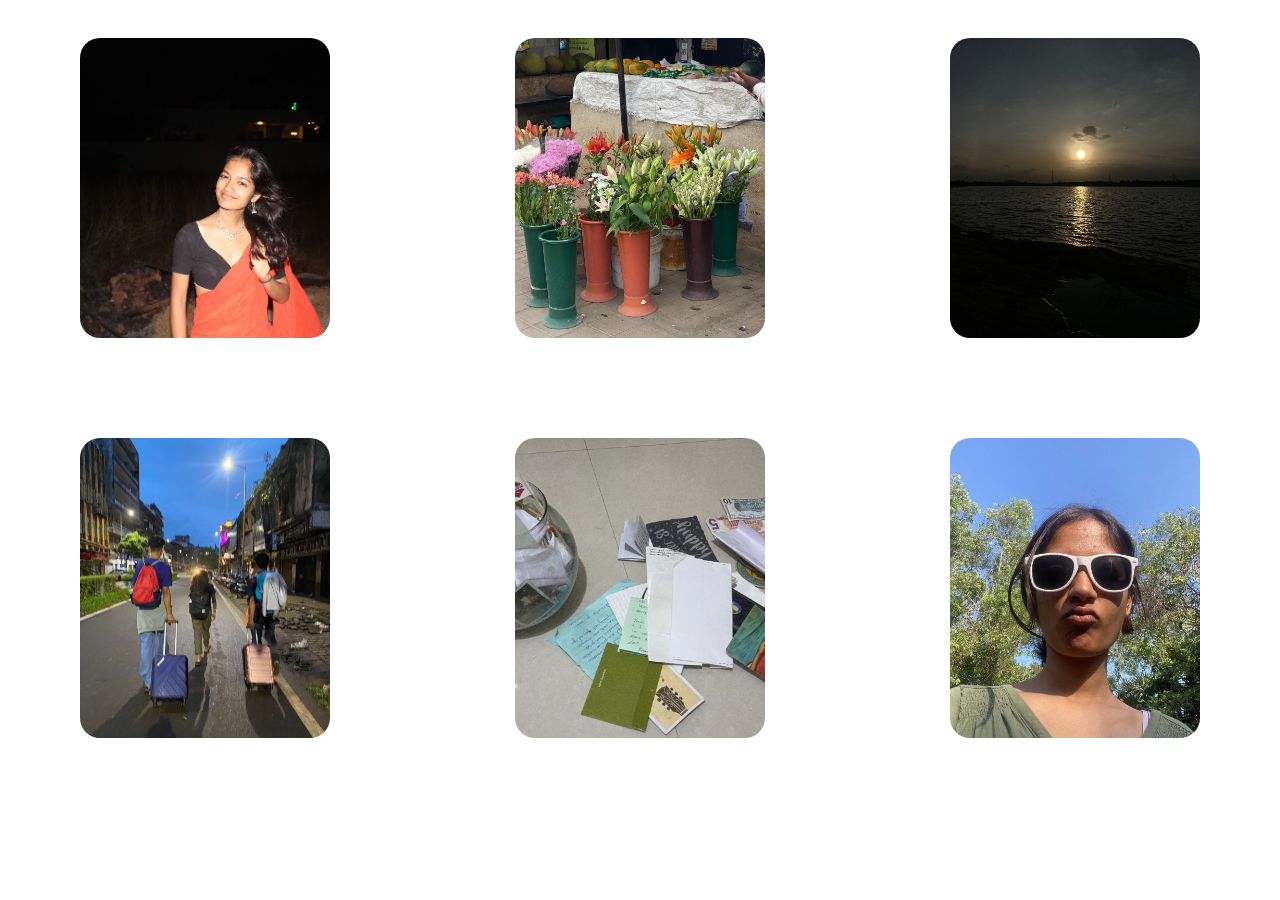
<file: index.html>
<!DOCTYPE html>
<html lang="en">
<head>
  <meta charset="UTF-8" />
  <meta name="viewport" content="width=device-width, initial-scale=1.0"/>
  <title>Get to know me</title>
  <link rel="stylesheet" href="cie.css" />
</head>
<body>
  <div class="container">
    <!-- Card 1 -->
    <div class="flip-card">
      <div class="flip-card-inner">
        <div class="flip-card-front" style="background-image: url('img1.jpg');"></div>
        <div class="flip-card-back"><h2>Hey I'm Ananya :]</h2></div>
      </div>
    </div>

    <!-- Card 2 -->
    <div class="flip-card">
      <div class="flip-card-inner">
        <div class="flip-card-front" style="background-image: url('img2.jpg');"></div>
        <div class="flip-card-back"><h2>Flowers are awesome</h2></div>
      </div>
    </div>

    <!-- Card 3 -->
    <div class="flip-card">
      <div class="flip-card-inner">
        <div class="flip-card-front" style="background-image: url('img3.jpg');"></div>
        <div class="flip-card-back"><h2>I like swimming in random lakes</h2></div>
      </div>
    </div>

    <!-- Card 4 -->
    <div class="flip-card">
      <div class="flip-card-inner">
        <div class="flip-card-front" style="background-image: url('img4.jpg');"></div>
        <div class="flip-card-back"><h2>Travelling with friends makes me happy</h2></div>
      </div>
    </div>

    <!-- Card 5 -->
    <div class="flip-card">
      <div class="flip-card-inner">
        <div class="flip-card-front" style="background-image: url('img5.jpg');"></div>
        <div class="flip-card-back"><h2>I like to remember</h2></div>
      </div>
    </div>

    <!-- Card 6 -->
    <div class="flip-card">
      <div class="flip-card-inner">
        <div class="flip-card-front" style="background-image: url('img6.jpg');"></div>
        <div class="flip-card-back"><h2>That's all! Byee!</h2></div>
      </div>
    </div>
  </div>
  <script src="cie3.js"></script>
</body>

</html>
</file>
<file: cie.css>
/* Container grid for 3x2 layout */
.container {
  display: grid;
  grid-template-columns: repeat(3, 1fr);
  gap: 100px;
  justify-items: center;
  align-items: center;
  padding: 30px;

}

/* Flip card base */
.flip-card {
  width: 250px;
  height: 300px;
  perspective: 1000px;
}

/* Flip animation wrapper */
.flip-card-inner {
  width: 100%;
  height: 100%;
  position: relative;
  transition: transform 0.6s;
  transform-style: preserve-3d;
}

/* Flip on hover (individually) */
.flip-card:hover .flip-card-inner {
  transform: rotateY(180deg);
}

/* Front & Back common styles */
.flip-card-front,
.flip-card-back {
  position: absolute;
  width: 100%;
  height: 100%;
  backface-visibility: hidden;
  background-size: cover;
  background-position: center;
  border-radius: 20px;
}

/* Back side */
.flip-card-back {
  background: #608082;
  display: flex;
  justify-content: center;
  align-items: center;
  transform: rotateY(180deg);
  text-align: center;
}
</file>
